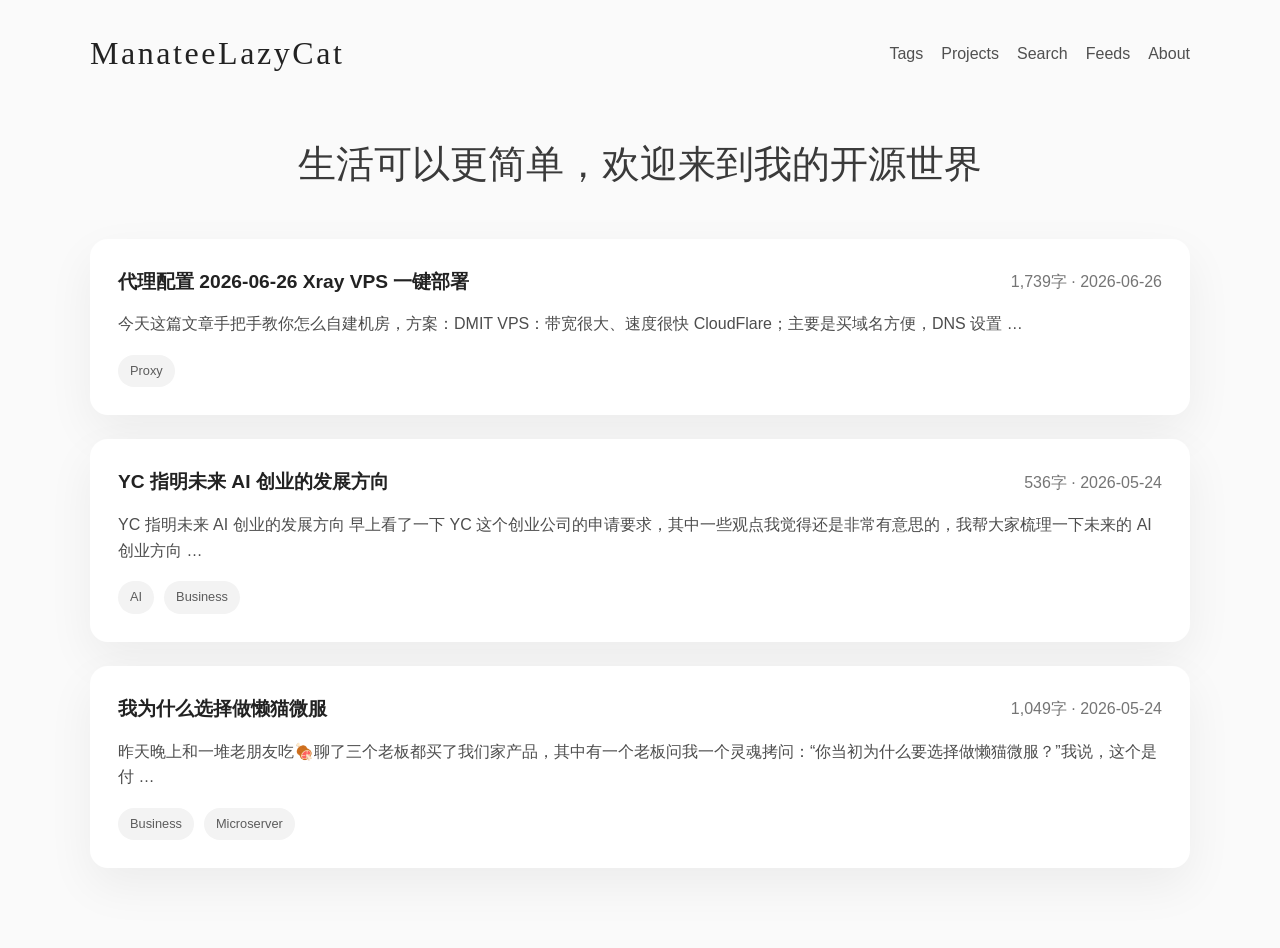
<file: index.html>
<!DOCTYPE html>
<html lang="zh-CN">
<head>
  <meta charset="UTF-8" />
  <meta name="viewport" content="width=device-width, initial-scale=1.0" />
  <title>ManateeLazyCat</title>
  <link rel="stylesheet" href="styles.css" />
</head>
<body>
  <header class="site-header">
    <div class="container header-inner">
      <div class="brand">ManateeLazyCat</div>
      <nav class="site-nav">
        <a href="#">Tags</a>
        <a href="#">Projects</a>
        <a href="#">Search</a>
        <a href="#">Feeds</a>
        <a href="#">About</a>
      </nav>
    </div>
  </header>

  <main class="container main-content">
    <section class="hero">
      <h1>生活可以更简单，欢迎来到我的开源世界</h1>
    </section>

    <section class="post-list">
      <article class="post-card">
        <div class="post-meta">
          <h2>代理配置 2026-06-26 Xray VPS 一键部署</h2>
          <span>1,739字 · 2026-06-26</span>
        </div>
        <p>今天这篇文章手把手教你怎么自建机房，方案：DMIT VPS：带宽很大、速度很快 CloudFlare；主要是买域名方便，DNS 设置 …</p>
        <div class="post-tags">
          <span>Proxy</span>
        </div>
      </article>

      <article class="post-card">
        <div class="post-meta">
          <h2>YC 指明未来 AI 创业的发展方向</h2>
          <span>536字 · 2026-05-24</span>
        </div>
        <p>YC 指明未来 AI 创业的发展方向 早上看了一下 YC 这个创业公司的申请要求，其中一些观点我觉得还是非常有意思的，我帮大家梳理一下未来的 AI 创业方向 …</p>
        <div class="post-tags">
          <span>AI</span>
          <span>Business</span>
        </div>
      </article>

      <article class="post-card">
        <div class="post-meta">
          <h2>我为什么选择做懒猫微服</h2>
          <span>1,049字 · 2026-05-24</span>
        </div>
        <p>昨天晚上和一堆老朋友吃🍖聊了三个老板都买了我们家产品，其中有一个老板问我一个灵魂拷问：“你当初为什么要选择做懒猫微服？”我说，这个是付 …</p>
        <div class="post-tags">
          <span>Business</span>
          <span>Microserver</span>
        </div>
      </article>
    </section>
  </main>
</body>
</html>
</file>
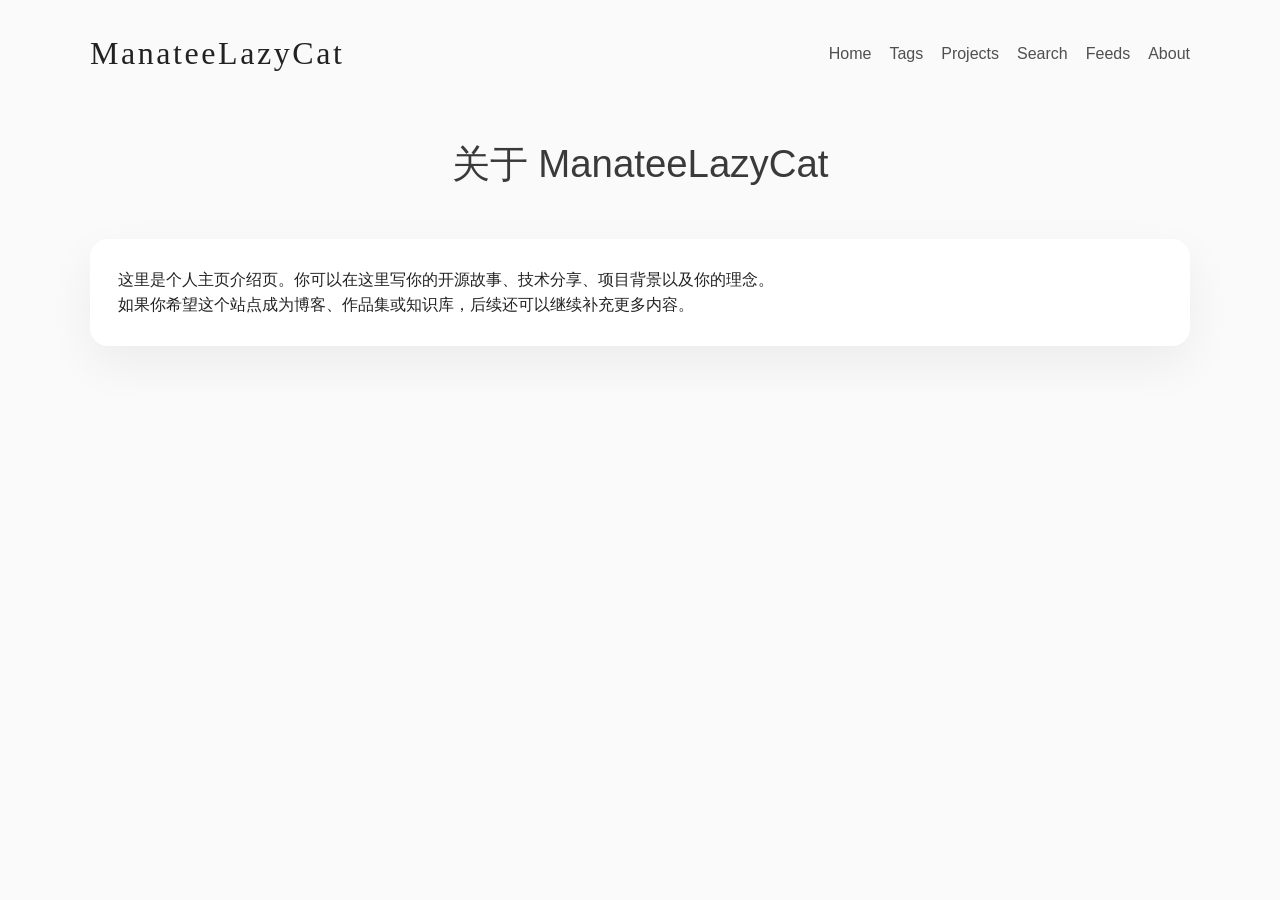
<file: about.html>
<!DOCTYPE html>
<html lang="zh-CN">
<head>
  <meta charset="UTF-8" />
  <meta name="viewport" content="width=device-width, initial-scale=1.0" />
  <title>About - ManateeLazyCat</title>
  <link rel="stylesheet" href="styles.css" />
</head>
<body>
  <header class="site-header">
    <div class="container header-inner">
      <div class="brand">ManateeLazyCat</div>
      <nav class="site-nav">
        <a href="index.html">Home</a>
        <a href="tags.html">Tags</a>
        <a href="projects.html">Projects</a>
        <a href="search.html">Search</a>
        <a href="feeds.html">Feeds</a>
        <a href="about.html">About</a>
      </nav>
    </div>
  </header>

  <main class="container main-content">
    <section class="hero">
      <h1>关于 ManateeLazyCat</h1>
    </section>

    <section class="content-card">
      <p>这里是个人主页介绍页。你可以在这里写你的开源故事、技术分享、项目背景以及你的理念。</p>
      <p>如果你希望这个站点成为博客、作品集或知识库，后续还可以继续补充更多内容。</p>
    </section>
  </main>
</body>
</html>
</file>
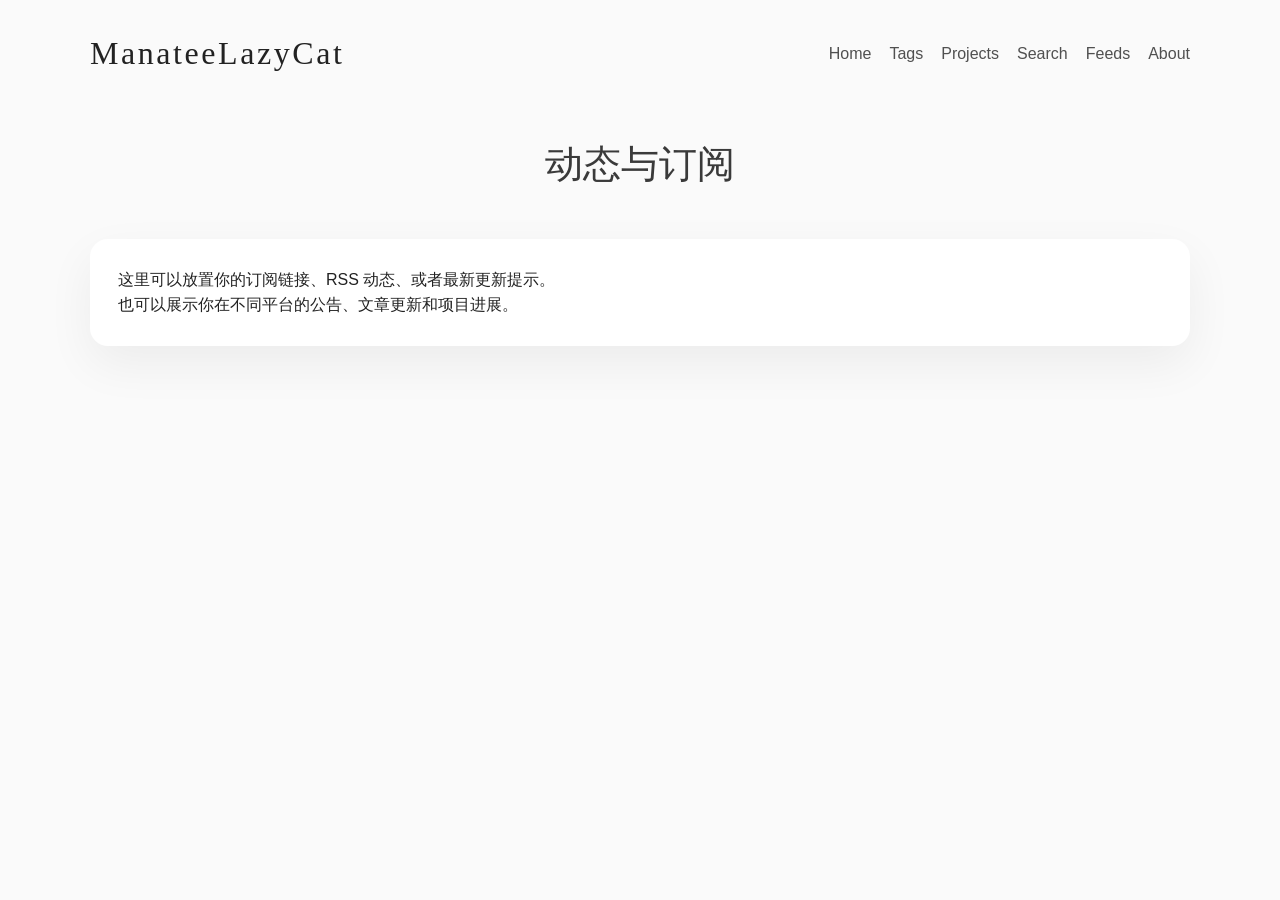
<file: feeds.html>
<!DOCTYPE html>
<html lang="zh-CN">
<head>
  <meta charset="UTF-8" />
  <meta name="viewport" content="width=device-width, initial-scale=1.0" />
  <title>Feeds - ManateeLazyCat</title>
  <link rel="stylesheet" href="styles.css" />
</head>
<body>
  <header class="site-header">
    <div class="container header-inner">
      <div class="brand">ManateeLazyCat</div>
      <nav class="site-nav">
        <a href="index.html">Home</a>
        <a href="tags.html">Tags</a>
        <a href="projects.html">Projects</a>
        <a href="search.html">Search</a>
        <a href="feeds.html">Feeds</a>
        <a href="about.html">About</a>
      </nav>
    </div>
  </header>

  <main class="container main-content">
    <section class="hero">
      <h1>动态与订阅</h1>
    </section>

    <section class="content-card">
      <p>这里可以放置你的订阅链接、RSS 动态、或者最新更新提示。</p>
      <p>也可以展示你在不同平台的公告、文章更新和项目进展。</p>
    </section>
  </main>
</body>
</html>
</file>
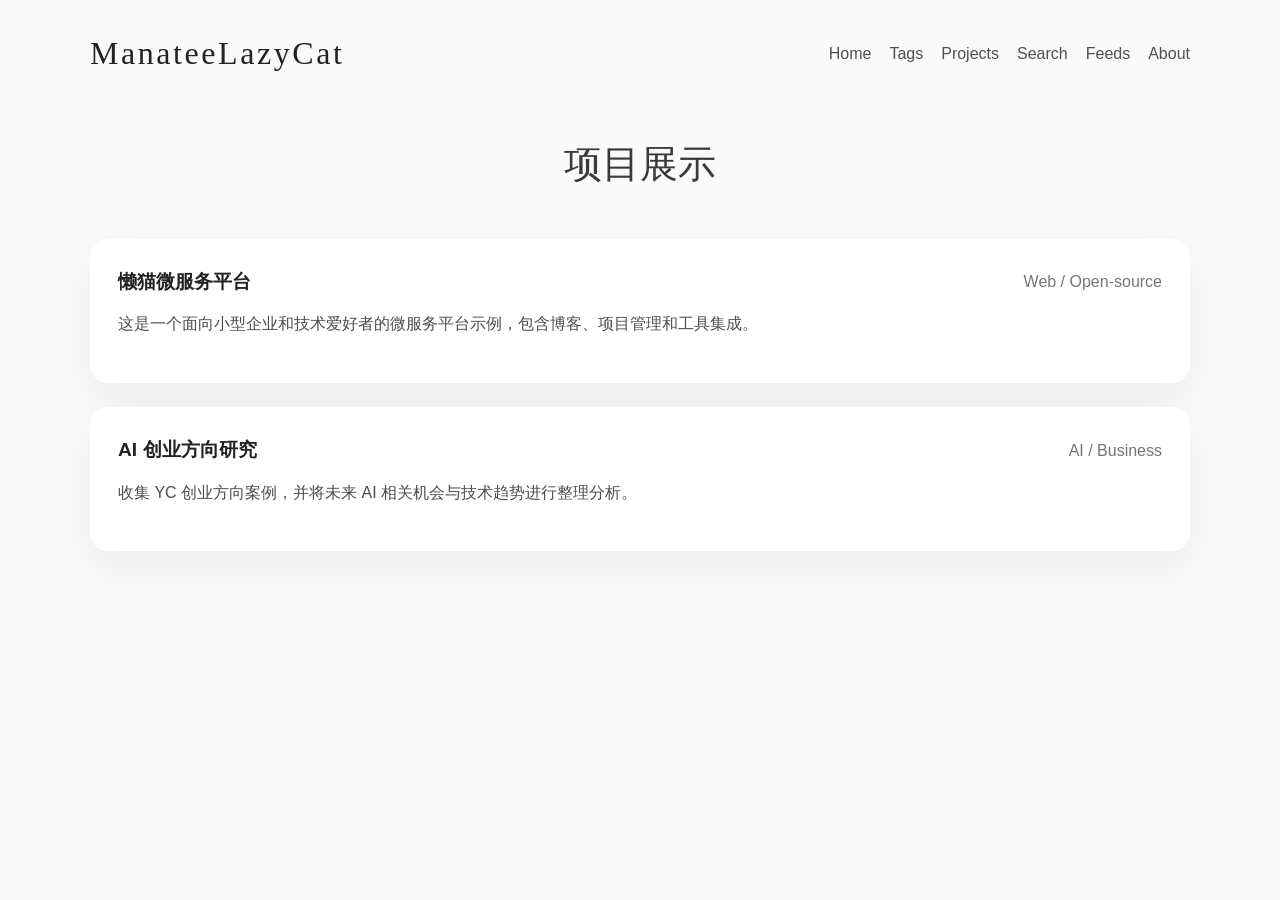
<file: projects.html>
<!DOCTYPE html>
<html lang="zh-CN">
<head>
  <meta charset="UTF-8" />
  <meta name="viewport" content="width=device-width, initial-scale=1.0" />
  <title>Projects - ManateeLazyCat</title>
  <link rel="stylesheet" href="styles.css" />
</head>
<body>
  <header class="site-header">
    <div class="container header-inner">
      <div class="brand">ManateeLazyCat</div>
      <nav class="site-nav">
        <a href="index.html">Home</a>
        <a href="tags.html">Tags</a>
        <a href="projects.html">Projects</a>
        <a href="search.html">Search</a>
        <a href="feeds.html">Feeds</a>
        <a href="about.html">About</a>
      </nav>
    </div>
  </header>

  <main class="container main-content">
    <section class="hero">
      <h1>项目展示</h1>
    </section>

    <section class="post-list">
      <article class="post-card">
        <div class="post-meta">
          <h2>懒猫微服务平台</h2>
          <span>Web / Open-source</span>
        </div>
        <p>这是一个面向小型企业和技术爱好者的微服务平台示例，包含博客、项目管理和工具集成。</p>
      </article>

      <article class="post-card">
        <div class="post-meta">
          <h2>AI 创业方向研究</h2>
          <span>AI / Business</span>
        </div>
        <p>收集 YC 创业方向案例，并将未来 AI 相关机会与技术趋势进行整理分析。</p>
      </article>
    </section>
  </main>
</body>
</html>
</file>
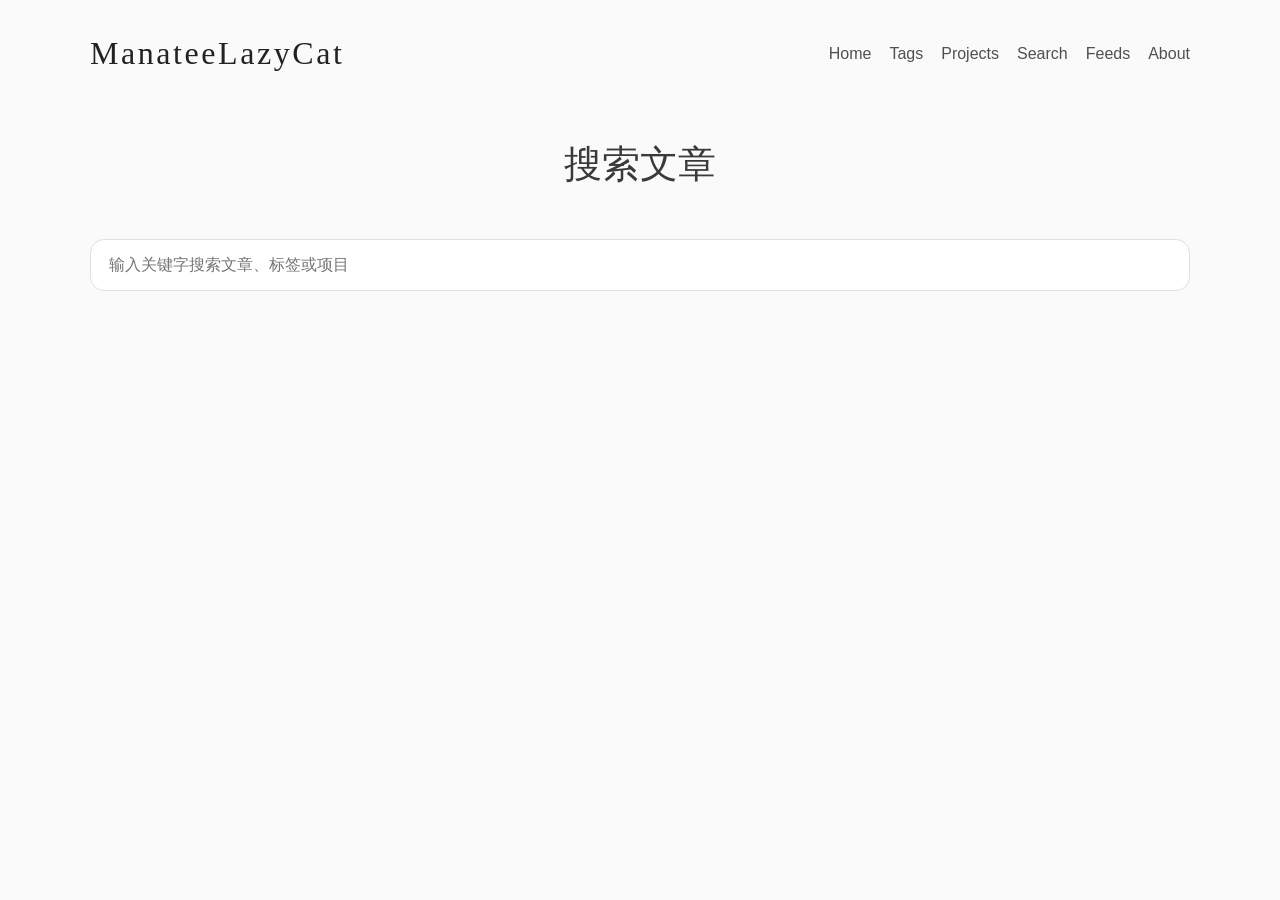
<file: search.html>
<!DOCTYPE html>
<html lang="zh-CN">
<head>
  <meta charset="UTF-8" />
  <meta name="viewport" content="width=device-width, initial-scale=1.0" />
  <title>Search - ManateeLazyCat</title>
  <link rel="stylesheet" href="styles.css" />
</head>
<body>
  <header class="site-header">
    <div class="container header-inner">
      <div class="brand">ManateeLazyCat</div>
      <nav class="site-nav">
        <a href="index.html">Home</a>
        <a href="tags.html">Tags</a>
        <a href="projects.html">Projects</a>
        <a href="search.html">Search</a>
        <a href="feeds.html">Feeds</a>
        <a href="about.html">About</a>
      </nav>
    </div>
  </header>

  <main class="container main-content">
    <section class="hero">
      <h1>搜索文章</h1>
    </section>

    <section class="search-box">
      <input type="search" placeholder="输入关键字搜索文章、标签或项目" />
    </section>
  </main>
</body>
</html>
</file>
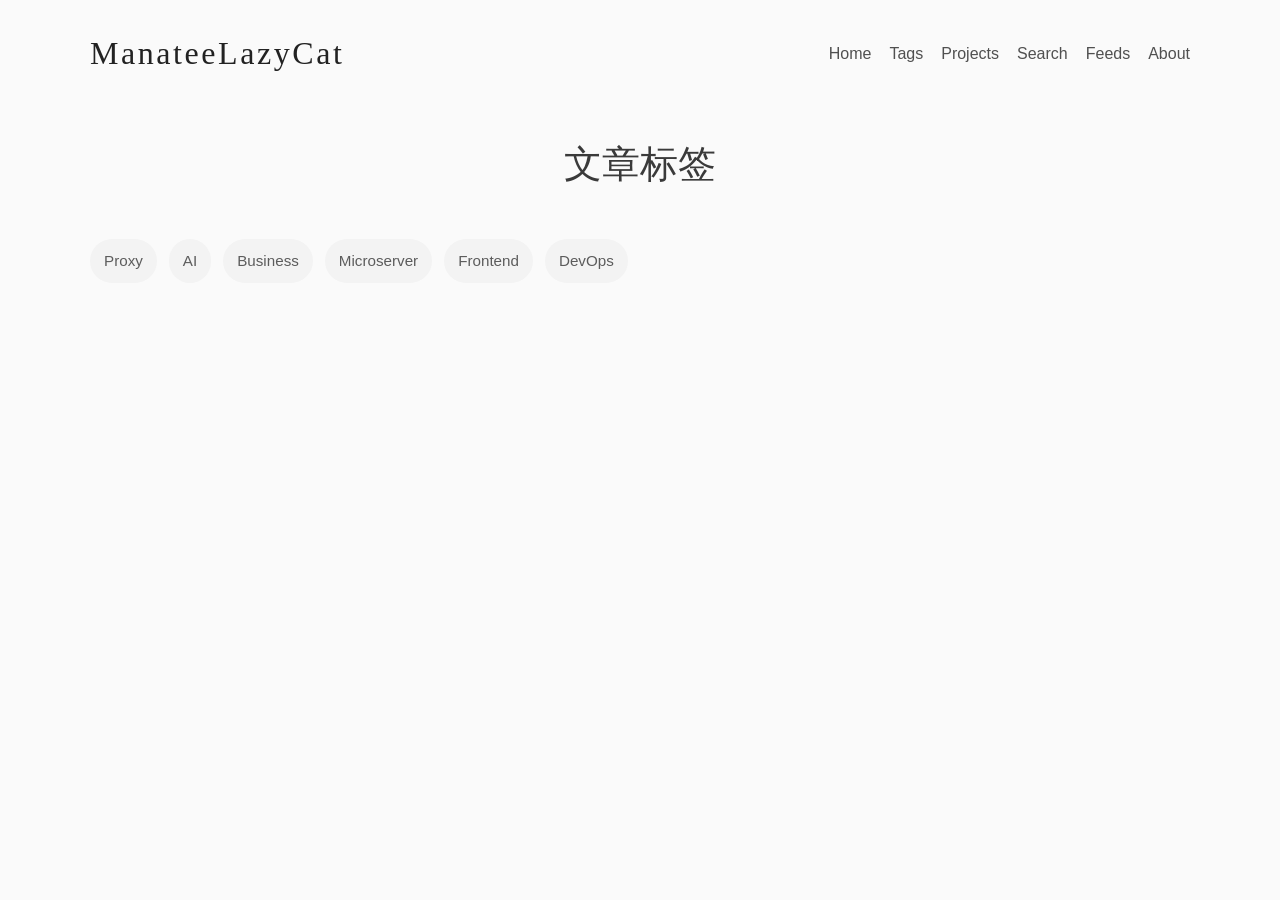
<file: tags.html>
<!DOCTYPE html>
<html lang="zh-CN">
<head>
  <meta charset="UTF-8" />
  <meta name="viewport" content="width=device-width, initial-scale=1.0" />
  <title>Tags - ManateeLazyCat</title>
  <link rel="stylesheet" href="styles.css" />
</head>
<body>
  <header class="site-header">
    <div class="container header-inner">
      <div class="brand">ManateeLazyCat</div>
      <nav class="site-nav">
        <a href="index.html">Home</a>
        <a href="tags.html">Tags</a>
        <a href="projects.html">Projects</a>
        <a href="search.html">Search</a>
        <a href="feeds.html">Feeds</a>
        <a href="about.html">About</a>
      </nav>
    </div>
  </header>

  <main class="container main-content">
    <section class="hero">
      <h1>文章标签</h1>
    </section>

    <section class="tags-grid">
      <span>Proxy</span>
      <span>AI</span>
      <span>Business</span>
      <span>Microserver</span>
      <span>Frontend</span>
      <span>DevOps</span>
    </section>
  </main>
</body>
</html>
</file>
<file: styles.css>
* {
  box-sizing: border-box;
  margin: 0;
  padding: 0;
}

body {
  font-family: "Helvetica Neue", Arial, sans-serif;
  background: #fafafa;
  color: #222;
  line-height: 1.6;
}

.container {
  width: min(1100px, calc(100% - 32px));
  margin: 0 auto;
}

.site-header {
  padding: 28px 0 18px;
}

.header-inner {
  display: flex;
  align-items: center;
  justify-content: space-between;
}

.brand {
  font-family: "Brush Script MT", cursive;
  font-size: 2rem;
  letter-spacing: 0.08em;
}

.site-nav {
  display: flex;
  gap: 18px;
  font-size: 1rem;
}

.site-nav a {
  color: #333;
  text-decoration: none;
  opacity: 0.85;
  transition: opacity 0.2s ease;
}

.site-nav a:hover {
  opacity: 1;
}

.main-content {
  padding: 36px 0 80px;
}

.hero {
  text-align: center;
  margin-bottom: 44px;
}

.hero h1 {
  font-size: clamp(2rem, 3vw, 3rem);
  font-weight: 400;
  color: #3a3a3a;
}

.content-card {
  padding: 28px;
  background: #fff;
  border-radius: 18px;
  box-shadow: 0 18px 48px rgba(20, 20, 20, 0.06);
  margin-top: 24px;
}

.search-box {
  margin-top: 24px;
}

.search-box input {
  width: 100%;
  padding: 16px 18px;
  border: 1px solid #e0e0e0;
  border-radius: 14px;
  background: #fff;
  font-size: 1rem;
}

.tags-grid {
  display: flex;
  flex-wrap: wrap;
  gap: 12px;
  margin-top: 26px;
}

.tags-grid span {
  padding: 10px 14px;
  background: #f3f3f3;
  border-radius: 999px;
  color: #5c5c5c;
  font-size: 0.95rem;
}

.post-list {
  display: grid;
  gap: 24px;
}

.post-card {
  padding: 28px;
  background: #fff;
  border-radius: 18px;
  box-shadow: 0 18px 48px rgba(20, 20, 20, 0.06);
}

.post-meta {
  display: flex;
  align-items: center;
  justify-content: space-between;
  gap: 14px;
  margin-bottom: 14px;
}

.post-meta h2 {
  font-size: 1.2rem;
  font-weight: 600;
}

.post-meta span {
  color: #757575;
  white-space: nowrap;
}

.post-card p {
  color: #4d4d4d;
  margin-bottom: 18px;
}

.post-tags {
  display: flex;
  gap: 10px;
  flex-wrap: wrap;
}

.post-tags span {
  display: inline-flex;
  padding: 6px 12px;
  font-size: 0.8rem;
  color: #5c5c5c;
  background: #f3f3f3;
  border-radius: 999px;
}
</file>
